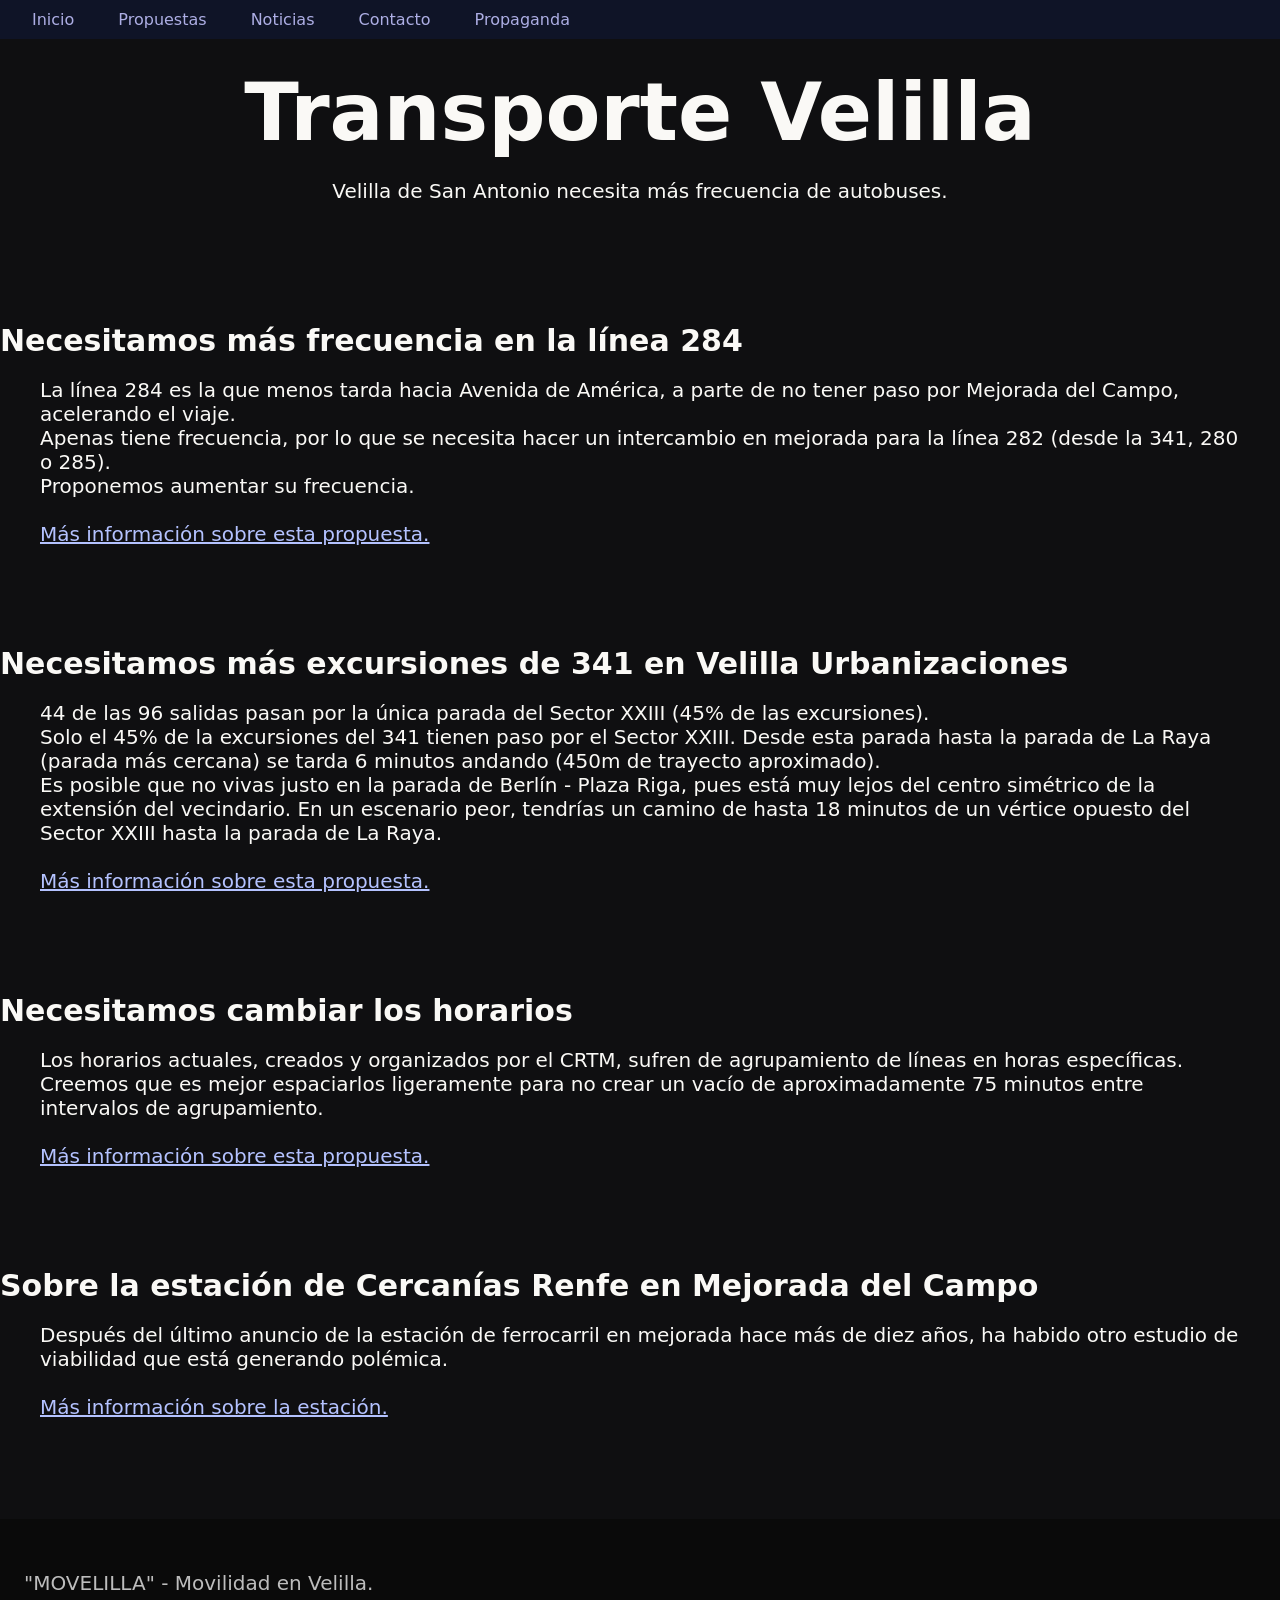
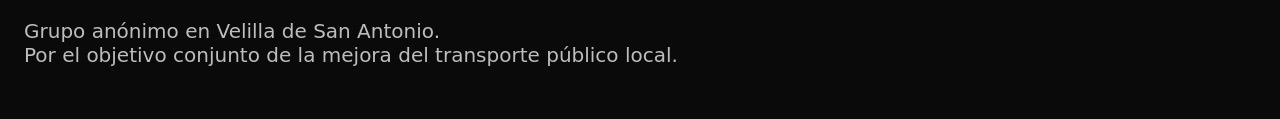
<file: index.html>
<!DOCTYPE html>
<head>
    <title>Transporte Velilla</title>
    <link rel="stylesheet" href="styles.css">
    <meta name="viewport" content="width=device-width, initial-scale=1.0">
</head>


<nav class="navbar">
    <ul class="navbar-links">
        <li><a href="../">Inicio</a></li>
        <li><a href="propuestas/">Propuestas</a></li>
        <li><a href="noticias/">Noticias</a></li>
        <li><a href="contacto/">Contacto</a></li>
        <li><a href="publicidad/">Propaganda</a></li>
    </ul>
</nav>

<section id="intro">
<div class="intro">
    <h1>Transporte Velilla</h1>
    <p>Velilla de San Antonio necesita más frecuencia de autobuses.</p>
</div>
</section>

<div class="space">
</div>




<div class="content-title">
    <h3>Necesitamos más frecuencia en la línea 284</h3>
</div>

<div class="content">
    <p>La línea 284 es la que menos tarda hacia Avenida de América, a parte de no tener paso por Mejorada del Campo, acelerando el viaje.<br>
        Apenas tiene frecuencia, por lo que se necesita hacer un intercambio en mejorada para la línea 282 (desde la 341, 280 o 285).<br>
        Proponemos aumentar su frecuencia.
        <br>
        <br>
        <a href="sobre-el-284/">Más información sobre esta propuesta.</a>
    </p>
</div>


<div class="space">
</div>

<div class="content-title">
    <h3>Necesitamos más excursiones de 341 en Velilla Urbanizaciones</h3>
</div>

<div class="content">
    <p>44 de las 96 salidas pasan por la única parada del Sector XXIII (45% de las excursiones). <br>
        Solo el 45% de la excursiones del 341 tienen paso por el Sector XXIII.
        Desde esta parada hasta la parada de La Raya (parada más cercana) se tarda 6 minutos andando (450m de trayecto aproximado). <br>
        Es posible que no vivas justo en la parada de Berlín - Plaza Riga, pues está muy lejos del centro simétrico de la extensión del vecindario. En un escenario peor, tendrías un camino de hasta
        18 minutos de un vértice opuesto del Sector XXIII hasta la parada de La Raya.
        <br>
        <br>
        <a href="sobre-el-341/">Más información sobre esta propuesta.</a>
    </p>
</div>



<div class="space">
</div>

<div class="content-title">
    <h3>Necesitamos cambiar los horarios</h3>
</div>

<div class="content">
    <p>Los horarios actuales, creados y organizados por el CRTM, sufren de agrupamiento de líneas en horas específicas. Creemos que es mejor espaciarlos ligeramente para no crear un vacío de
        aproximadamente 75 minutos entre intervalos de agrupamiento.
        <br>
        <br>
        <a href="sobre-los-horarios/">Más información sobre esta propuesta.</a>
    </p>
</div>




<div class="space">
</div>

<div class="content-title">
    <h3>Sobre la estación de Cercanías Renfe en Mejorada del Campo</h3>
</div>

<div class="content">
    <p>Después del último anuncio de la estación de ferrocarril en mejorada hace más de diez años, ha habido otro estudio de viabilidad que está generando polémica.
        <br>
        <br>
        <a href="sobre-la-estacion/">Más información sobre la estación.</a>
    </p>
</div>



<div class="space">
</div>

<footer>
    <div class="content-title-2">
        <p>
            "MOVELILLA" - Movilidad en Velilla.<br><br>
            Grupo anónimo en Velilla de San Antonio.
            <br>Por el objetivo conjunto de la mejora del transporte público local.
        </p>
    </div>
</footer>
</file>
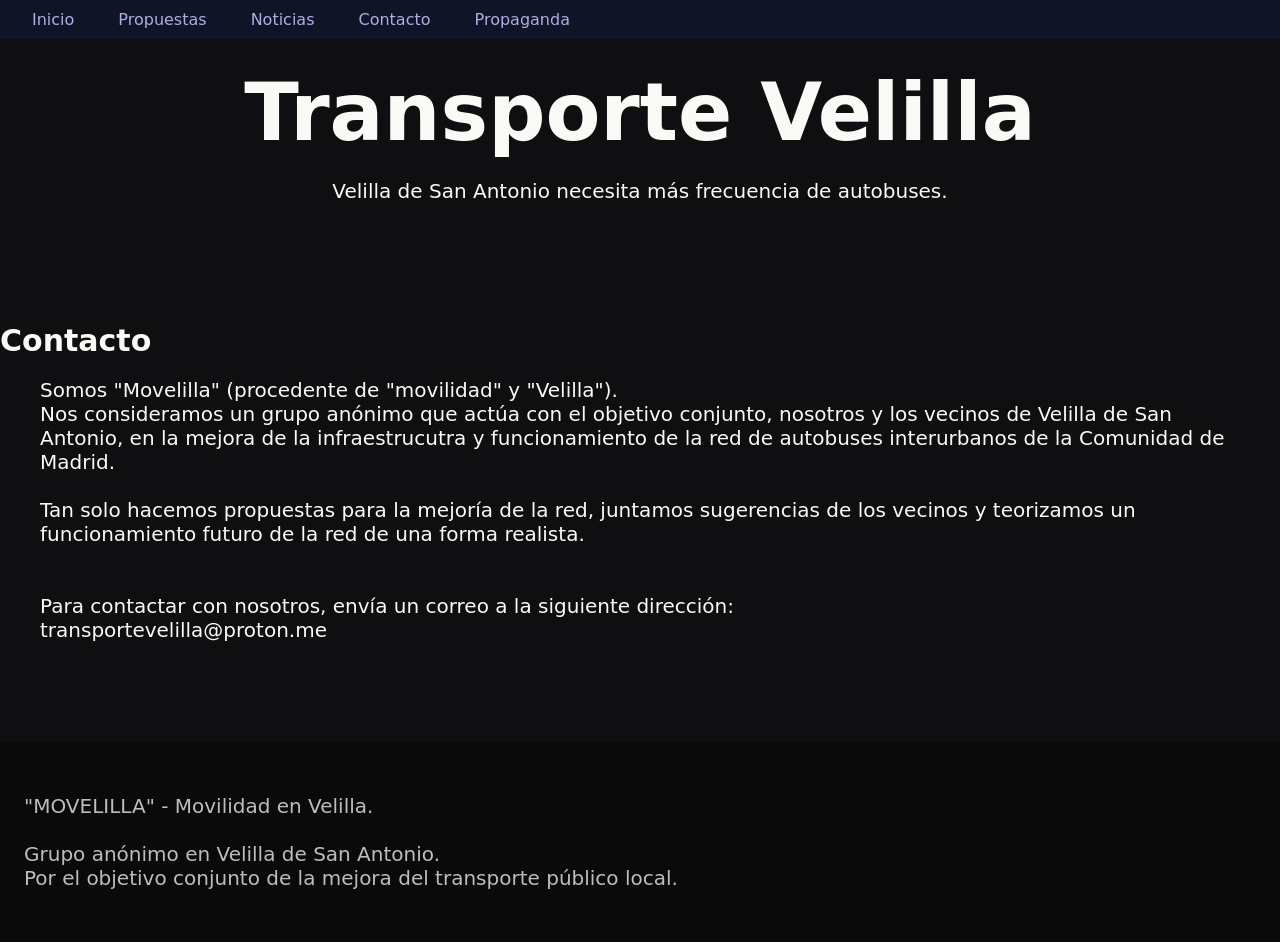
<file: contacto/index.html>
<!DOCTYPE html>
<head>
    <title>Contacto</title>
    <link rel="stylesheet" href="../styles.css">
    <meta name="viewport" content="width=device-width, initial-scale=1.0">
</head>


<nav class="navbar">
    <ul class="navbar-links">
        <li><a href="../">Inicio</a></li>
        <li><a href="../propuestas/">Propuestas</a></li>
        <li><a href="../noticias/">Noticias</a></li>
        <li><a href="../contacto/">Contacto</a></li>
        <li><a href="../publicidad/">Propaganda</a></li>
    </ul>
</nav>

<section id="intro">
<div class="intro">
    <h1>Transporte Velilla</h1>
    <p>Velilla de San Antonio necesita más frecuencia de autobuses.</p>
</div>
</section>

<div class="space">
</div>



<div class="content-title">
    <h3>Contacto</h3>
</div>

<div class="content">
    <p>
        Somos "Movelilla" (procedente de "movilidad" y "Velilla").<br>
        Nos consideramos un grupo anónimo que actúa con el objetivo conjunto, nosotros y los vecinos de Velilla de San Antonio, en la
        mejora de la infraestrucutra y funcionamiento de la red de autobuses interurbanos de la Comunidad de Madrid.
        <br>
        <br>
        Tan solo hacemos propuestas para la mejoría de la red, juntamos sugerencias de los vecinos y teorizamos un funcionamiento
        futuro de la red de una forma realista.
        <br>
        <br>
        <br>
        Para contactar con nosotros, envía un correo a la siguiente dirección:<br>
        transportevelilla@proton.me
    </p>
</div>


<div class="space">
</div>





<div class="space">
</div>

<footer>
    <div class="content-title-2">
        <p>
            "MOVELILLA" - Movilidad en Velilla.<br><br>
            Grupo anónimo en Velilla de San Antonio.
            <br>Por el objetivo conjunto de la mejora del transporte público local.
        </p>
    </div>
</footer>
</file>
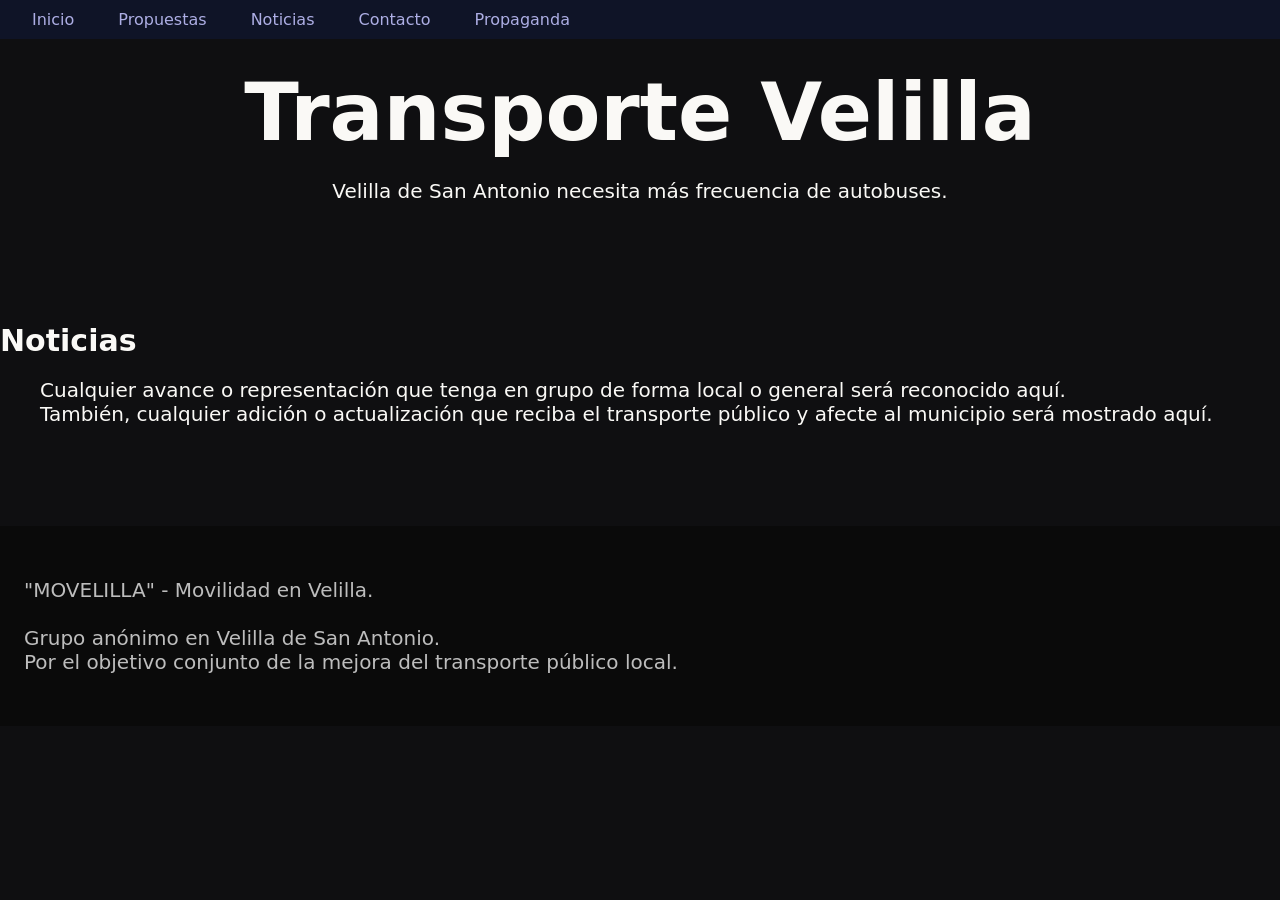
<file: noticias/index.html>
<!DOCTYPE html>
<head>
    <title>Noticias</title>
    <link rel="stylesheet" href="../styles.css">
    <meta name="viewport" content="width=device-width, initial-scale=1.0">
</head>


<nav class="navbar">
    <ul class="navbar-links">
        <li><a href="../">Inicio</a></li>
        <li><a href="../propuestas/">Propuestas</a></li>
        <li><a href="../noticias/">Noticias</a></li>
        <li><a href="../contacto/">Contacto</a></li>
        <li><a href="../publicidad/">Propaganda</a></li>
    </ul>
</nav>

<section id="intro">
<div class="intro">
    <h1>Transporte Velilla</h1>
    <p>Velilla de San Antonio necesita más frecuencia de autobuses.</p>
</div>
</section>

<div class="space">
</div>



<div class="content-title">
    <h3>Noticias</h3>
</div>

<div class="content">
    <p>Cualquier avance o representación que tenga en grupo de forma local o general será reconocido aquí. <br>
        También, cualquier adición o actualización que reciba el transporte público y afecte al municipio será mostrado aquí.
    </p>
</div>


<div class="space">
</div>





<div class="space">
</div>

<footer>
    <div class="content-title-2">
        <p>
            "MOVELILLA" - Movilidad en Velilla.<br><br>
            Grupo anónimo en Velilla de San Antonio.
            <br>Por el objetivo conjunto de la mejora del transporte público local.
        </p>
    </div>
</footer>
</file>
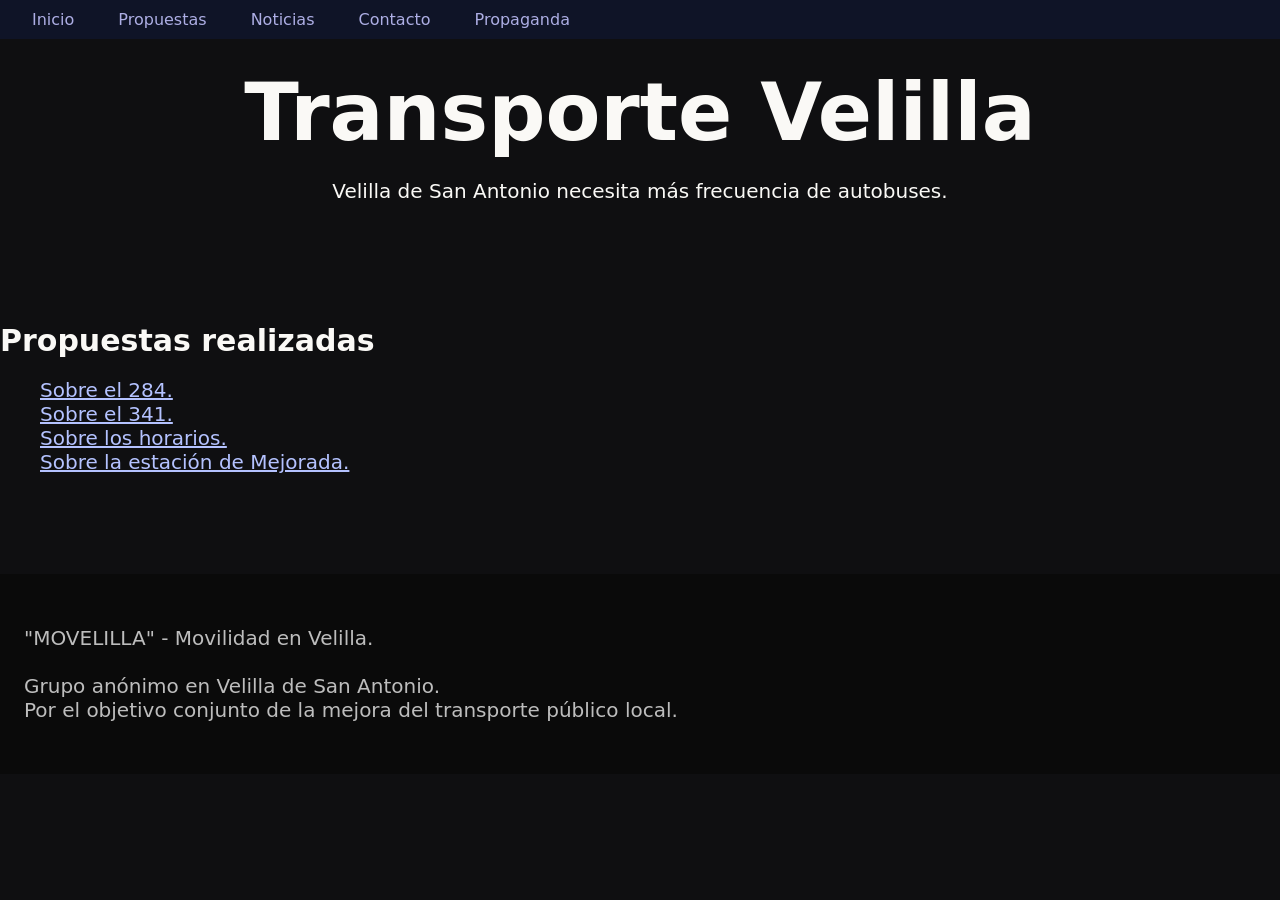
<file: propuestas/index.html>
<!DOCTYPE html>
<head>
    <title>Propuestas</title>
    <link rel="stylesheet" href="../styles.css">
    <meta name="viewport" content="width=device-width, initial-scale=1.0">
</head>


<nav class="navbar">
    <ul class="navbar-links">
        <li><a href="../">Inicio</a></li>
        <li><a href="../propuestas/">Propuestas</a></li>
        <li><a href="../noticias/">Noticias</a></li>
        <li><a href="../contacto/">Contacto</a></li>
        <li><a href="../publicidad/">Propaganda</a></li>
    </ul>
</nav>

<section id="intro">
<div class="intro">
    <h1>Transporte Velilla</h1>
    <p>Velilla de San Antonio necesita más frecuencia de autobuses.</p>
</div>
</section>

<div class="space">
</div>



<div class="content-title">
    <h3>Propuestas realizadas</h3>
</div>

<div class="content">
    <p>
        <a href="../sobre-el-284/">Sobre el 284.</a><br>
        <a href="../sobre-el-341/">Sobre el 341.</a><br>
        <a href="../sobre-los-horarios/">Sobre los horarios.</a><br>
        <a href="../sobre-la-estacion/">Sobre la estación de Mejorada.</a><br>
    </p>
</div>


<div class="space">
</div>





<div class="space">
</div>

<footer>
    <div class="content-title-2">
        <p>
            "MOVELILLA" - Movilidad en Velilla.<br><br>
            Grupo anónimo en Velilla de San Antonio.
            <br>Por el objetivo conjunto de la mejora del transporte público local.
        </p>
    </div>
</footer>
</file>
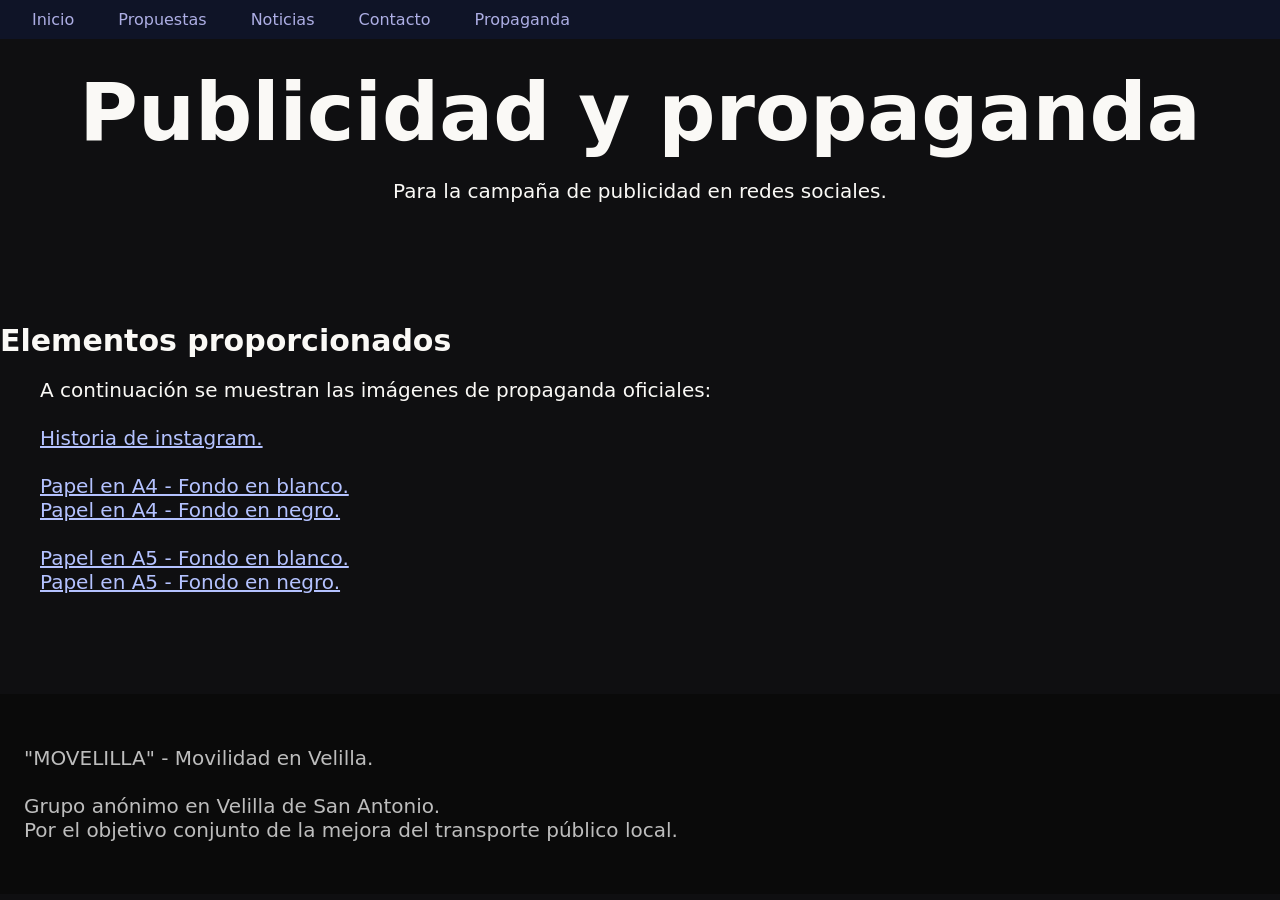
<file: publicidad/index.html>
<!DOCTYPE html>
<head>
    <title>Publicidad y propaganda</title>
    <link rel="stylesheet" href="../styles.css">
    <meta name="viewport" content="width=device-width, initial-scale=1.0">
</head>


<nav class="navbar">
    <ul class="navbar-links">
        <li><a href="../">Inicio</a></li>
        <li><a href="../propuestas/">Propuestas</a></li>
        <li><a href="../noticias/">Noticias</a></li>
        <li><a href="../contacto/">Contacto</a></li>
        <li><a href="../publicidad/">Propaganda</a></li>
    </ul>
</nav>
<section id="intro">
<div class="intro">
    <h1>Publicidad y propaganda</h1>
    <p>Para la campaña de publicidad en redes sociales.</p>
</div>
</section>

<div class="space">
</div>



<div class="content-title">
    <h3>Elementos proporcionados</h3>
</div>

<div class="content">
    <p>A continuación se muestran las imágenes de propaganda oficiales:<br><br>
        <a href="../assets/publicidad_instagram.png">Historia de instagram.</a><br>
        <br>
        <a href="../assets/a4_blanco.pdf">Papel en A4 - Fondo en blanco.</a><br>
        <a href="../assets/a4_negro.pdf">Papel en A4 - Fondo en negro.</a><br>
        <br>
        <a href="../assets/a5_blanco.pdf">Papel en A5 - Fondo en blanco.</a><br>
        <a href="../assets/a5_negro.pdf">Papel en A5 - Fondo en negro.</a><br>
    </p>
</div>


<div class="space">
</div>





<div class="space">
</div>

<footer>
    <div class="content-title-2">
        <p>
            "MOVELILLA" - Movilidad en Velilla.<br><br>
            Grupo anónimo en Velilla de San Antonio.
            <br>Por el objetivo conjunto de la mejora del transporte público local.
        </p>
    </div>
</footer>
</file>
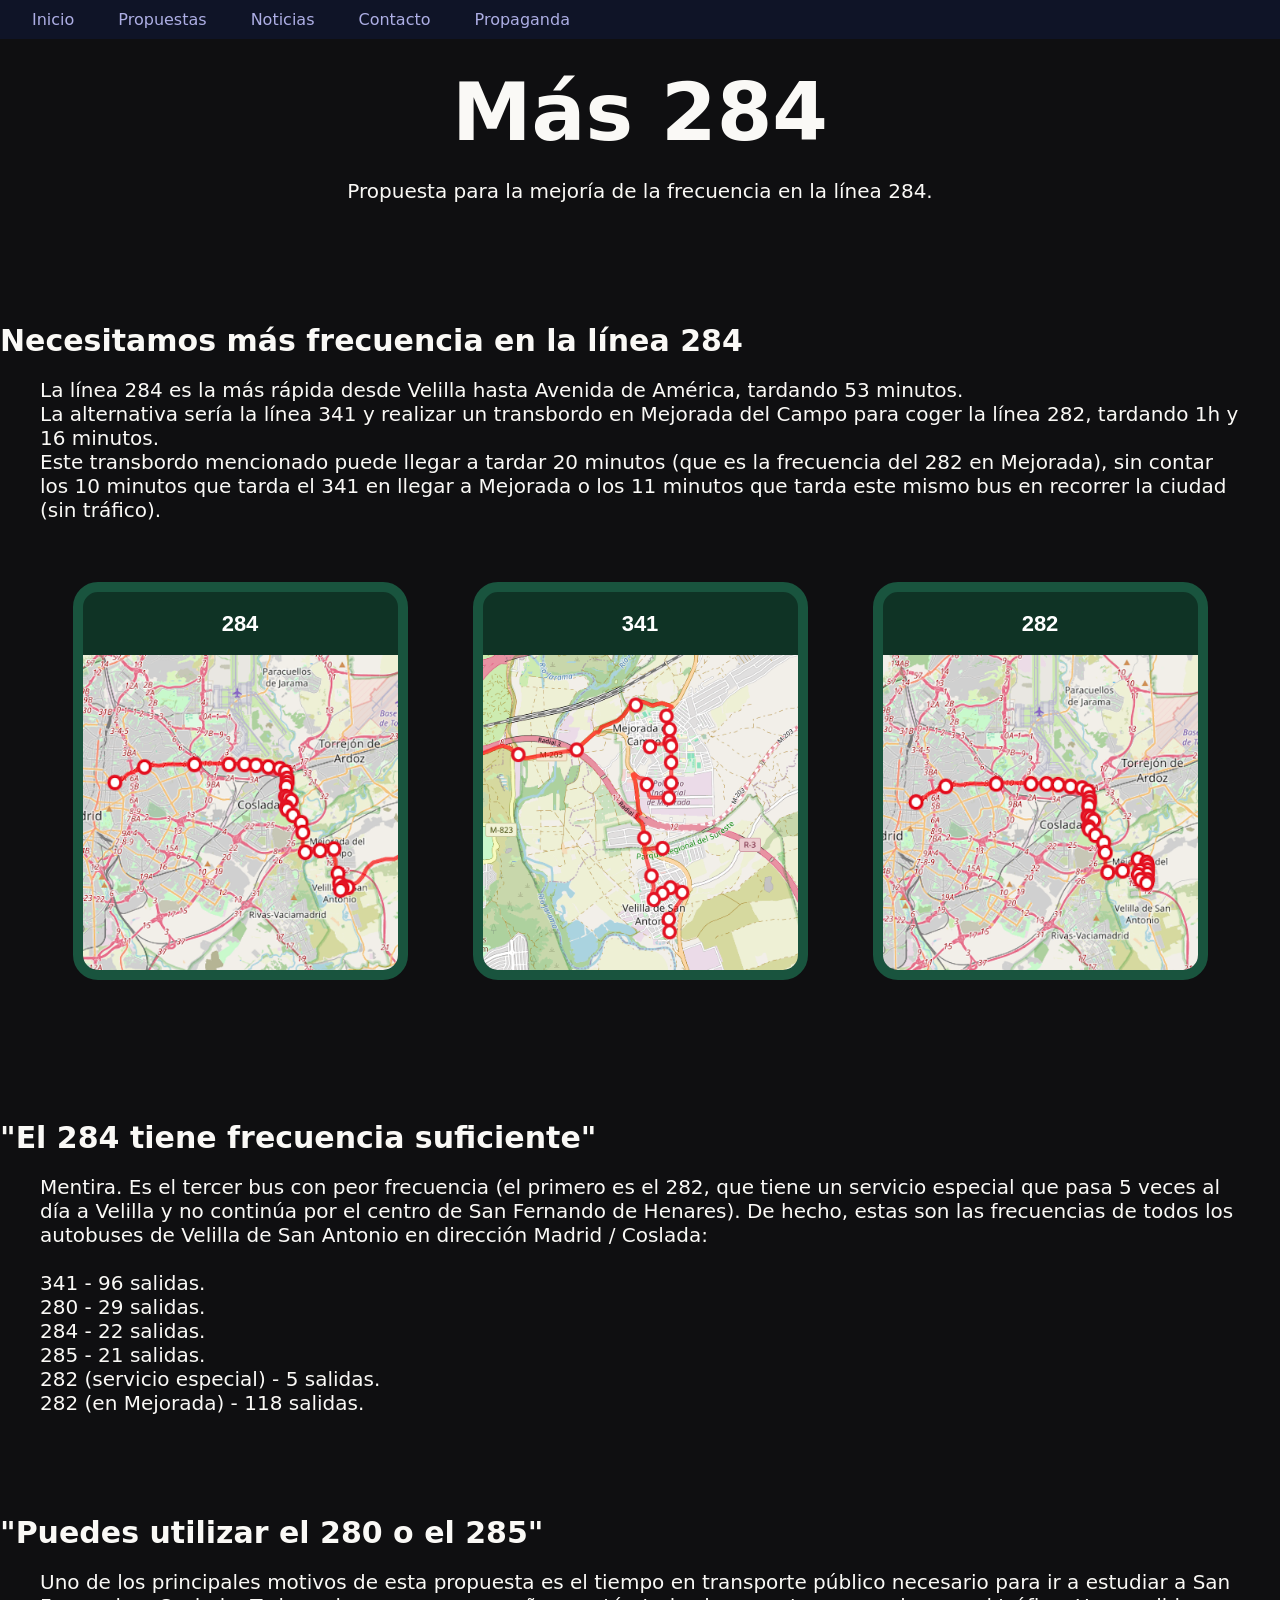
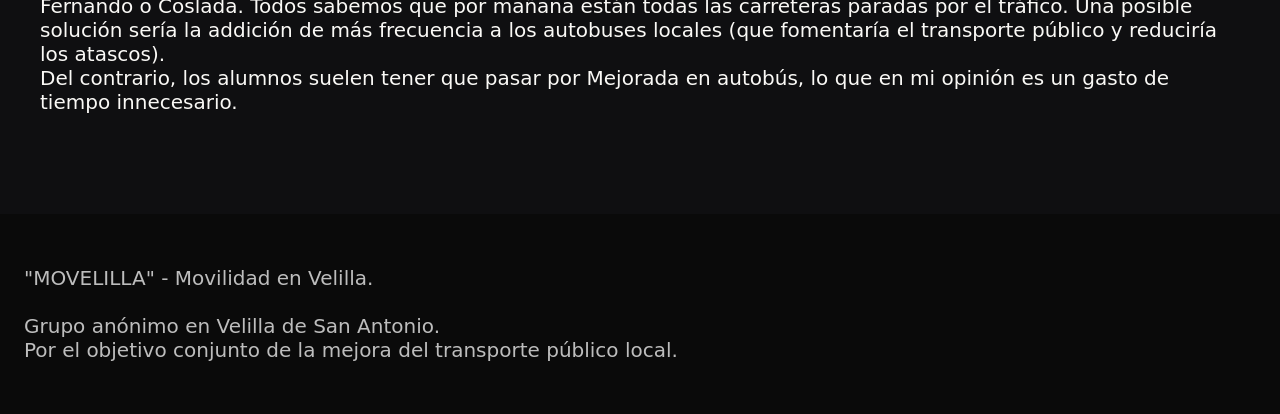
<file: sobre-el-284/index.html>
<!DOCTYPE html>
<head>
    <title>Propuesta sobre el 284</title>
    <link rel="stylesheet" href="../styles.css">
    <meta name="viewport" content="width=device-width, initial-scale=1.0">
</head>


<nav class="navbar">
    <ul class="navbar-links">
        <li><a href="../">Inicio</a></li>
        <li><a href="../propuestas/">Propuestas</a></li>
        <li><a href="../noticias/">Noticias</a></li>
        <li><a href="../contacto/">Contacto</a></li>
        <li><a href="../publicidad/">Propaganda</a></li>
    </ul>
</nav>

<section id="intro">
<div class="intro">
    <h1>Más 284</h1>
    <p>Propuesta para la mejoría de la frecuencia en la línea 284.</p>
</div>
</section>

<div class="space">
</div>



<div class="content-title">
    <h3>Necesitamos más frecuencia en la línea 284</h3>
</div>

<div class="content">
    <p>La línea 284 es la más rápida desde Velilla hasta Avenida de América, tardando 53 minutos. <br>
        La alternativa sería la línea 341 y realizar un transbordo en Mejorada del Campo para coger la línea 282, tardando 1h y 16 minutos. <br>
        Este transbordo mencionado puede llegar a tardar 20 minutos (que es la frecuencia del 282 en Mejorada), sin contar los 10 minutos que tarda el 341 en llegar a Mejorada o los 11 minutos que tarda este mismo bus en recorrer la ciudad (sin tráfico).
    </p>
</div>

<div class="block-container">
    <div class="block">
        <div class="block-title">284</div>
        <img src="../assets/284_av_america.png" class="block-img">
    </div>

    <div class="block">
        <div class="block-title">341</div>
        <img src="../assets/341_mejorada_velilla.png" class="block-img">
    </div>

    <div class="block">
        <div class="block-title">282</div>
        <img src="../assets/282_av_america.png" class="block-img">
    </div>
</div>



<div class="space">
</div>

<div class="content-title">
    <h3>"El 284 tiene frecuencia suficiente"</h3>
</div>

<div class="content">
    <p>Mentira. Es el tercer bus con peor frecuencia (el primero es el 282, que tiene un servicio especial que pasa 5 veces al día a Velilla y no continúa por el centro de San Fernando de Henares).
        De hecho, estas son las frecuencias de todos los autobuses de Velilla de San Antonio en dirección Madrid / Coslada:
        <br><br>
        341 - 96 salidas. <br>
        280 - 29 salidas. <br>
        284 - 22 salidas. <br>
        285 - 21 salidas. <br>
        282 (servicio especial) - 5 salidas. <br>
        282 (en Mejorada) - 118 salidas.
    </p>
</div>


<div class="space">
</div>

<div class="content-title">
    <h3>"Puedes utilizar el 280 o el 285"</h3>
</div>

<div class="content">
    <p>Uno de los principales motivos de esta propuesta es el tiempo en transporte público necesario para ir a estudiar a San Fernando o Coslada. Todos sabemos que por mañana están todas las
        carreteras paradas por el tráfico. Una posible solución sería la addición de más frecuencia a los autobuses locales (que fomentaría el transporte público y reduciría los atascos).
        <br>Del contrario, los alumnos suelen tener que pasar por Mejorada en autobús, lo que en mi opinión es un gasto de tiempo innecesario.
    </p>
</div>


<div class="space">
</div>





<div class="space">
</div>

<footer>
    <div class="content-title-2">
        <p>
            "MOVELILLA" - Movilidad en Velilla.<br><br>
            Grupo anónimo en Velilla de San Antonio.
            <br>Por el objetivo conjunto de la mejora del transporte público local.
        </p>
    </div>
</footer>
</file>
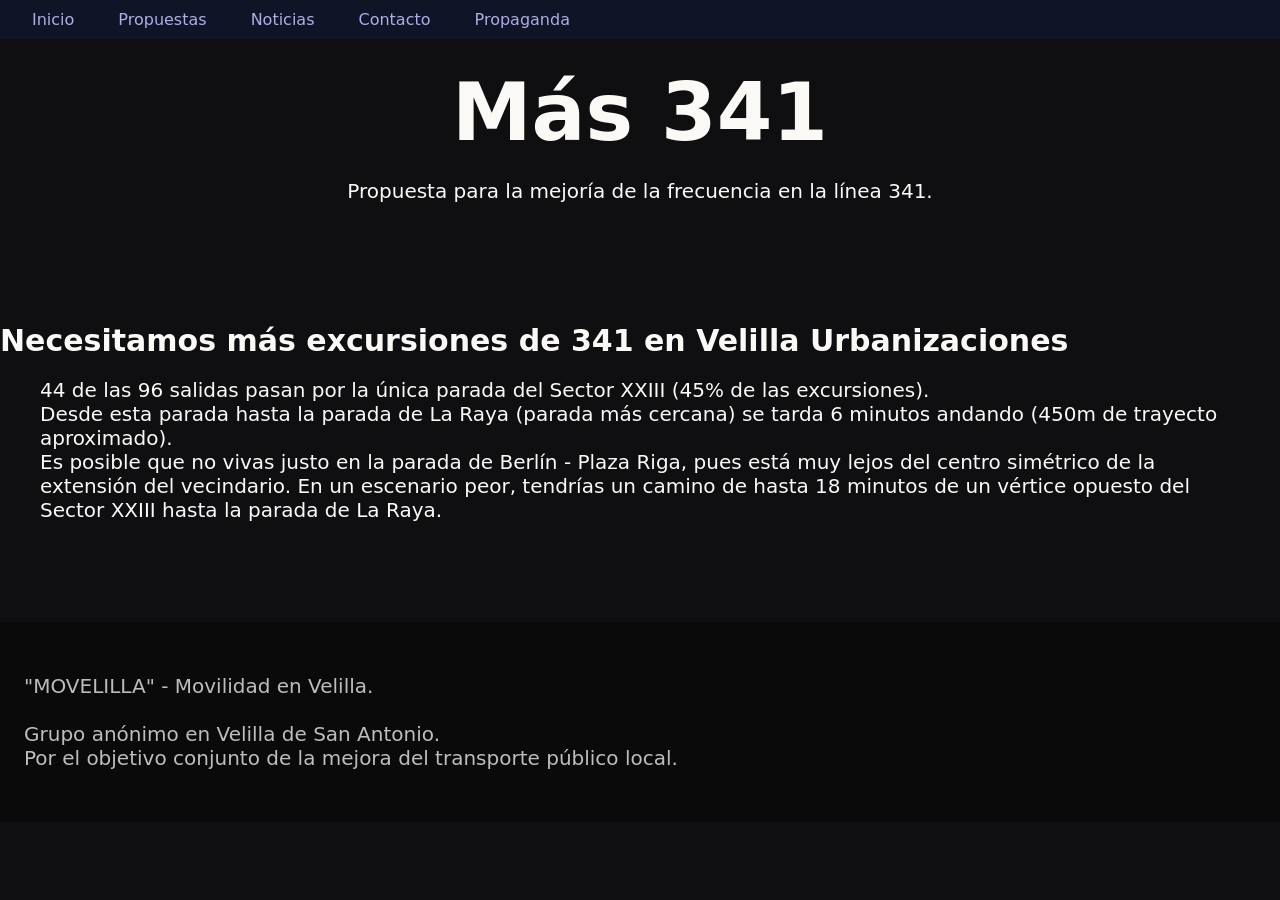
<file: sobre-el-341/index.html>
<!DOCTYPE html>
<head>
    <title>Propuesta sobre el 341</title>
    <link rel="stylesheet" href="../styles.css">
    <meta name="viewport" content="width=device-width, initial-scale=1.0">
</head>


<nav class="navbar">
    <ul class="navbar-links">
        <li><a href="../">Inicio</a></li>
        <li><a href="../propuestas/">Propuestas</a></li>
        <li><a href="../noticias/">Noticias</a></li>
        <li><a href="../contacto/">Contacto</a></li>
        <li><a href="../publicidad/">Propaganda</a></li>
    </ul>
</nav>
<section id="intro">
<div class="intro">
    <h1>Más 341</h1>
    <p>Propuesta para la mejoría de la frecuencia en la línea 341.</p>
</div>
</section>

<div class="space">
</div>



<div class="content-title">
    <h3>Necesitamos más excursiones de 341 en Velilla Urbanizaciones</h3>
</div>

<div class="content">
    <p>44 de las 96 salidas pasan por la única parada del Sector XXIII (45% de las excursiones). <br>
        Desde esta parada hasta la parada de La Raya (parada más cercana) se tarda 6 minutos andando (450m de trayecto aproximado). <br>
        Es posible que no vivas justo en la parada de Berlín - Plaza Riga, pues está muy lejos del centro simétrico de la extensión del vecindario. En un escenario peor, tendrías un camino de hasta
        18 minutos de un vértice opuesto del Sector XXIII hasta la parada de La Raya.
    </p>
</div>


<div class="space">
</div>





<div class="space">
</div>

<footer>
    <div class="content-title-2">
        <p>
            "MOVELILLA" - Movilidad en Velilla.<br><br>
            Grupo anónimo en Velilla de San Antonio.
            <br>Por el objetivo conjunto de la mejora del transporte público local.
        </p>
    </div>
</footer>
</file>
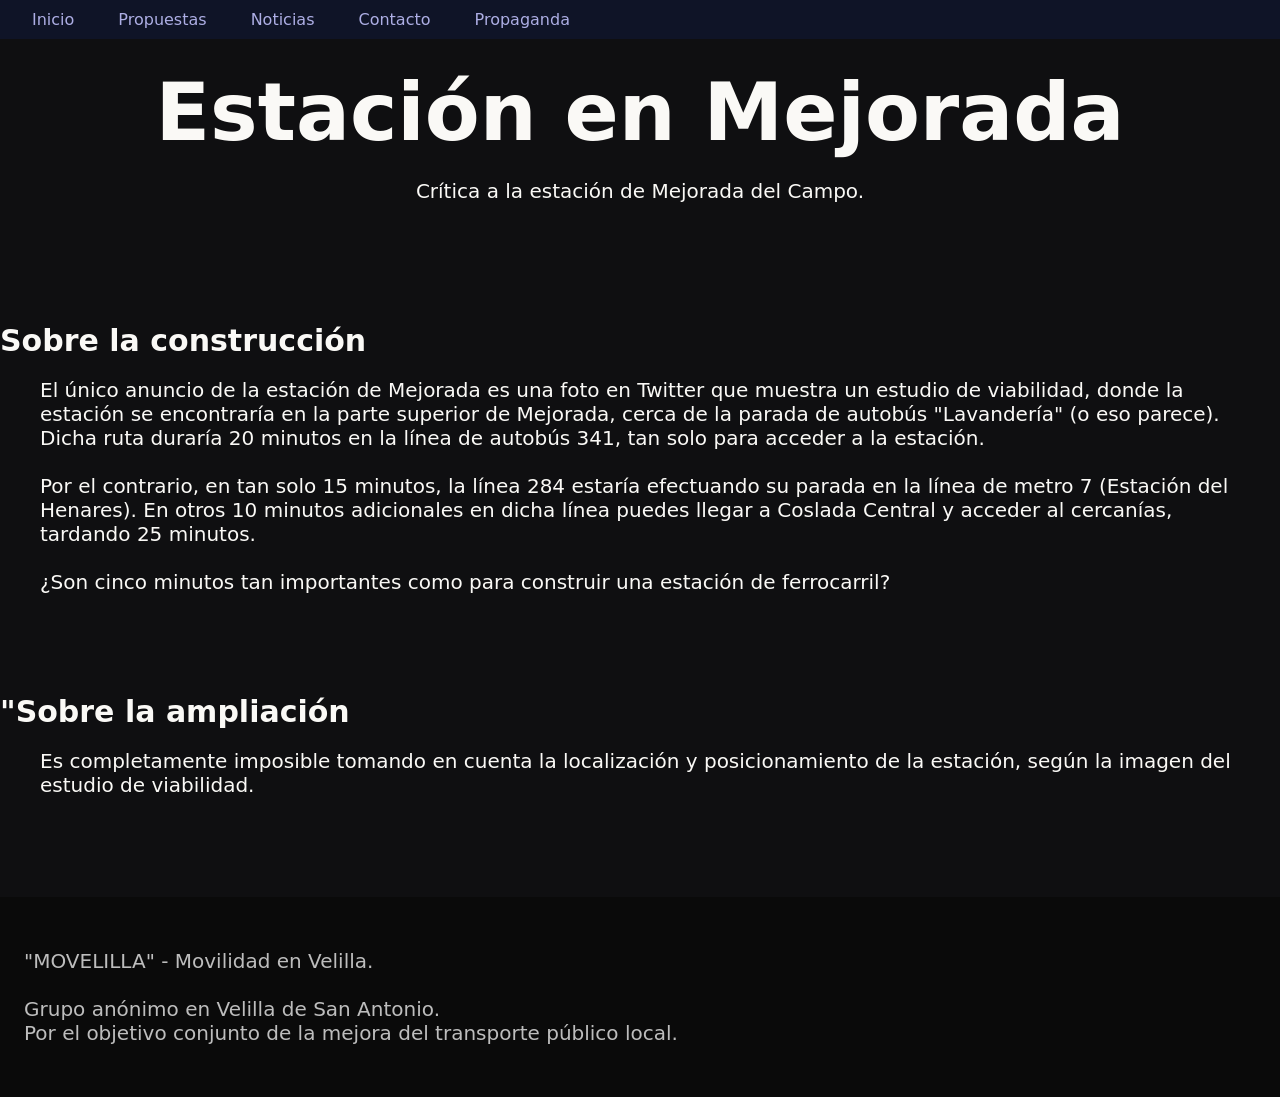
<file: sobre-la-estacion/index.html>
<!DOCTYPE html>
<head>
    <title>Sobre la estación</title>
    <link rel="stylesheet" href="../styles.css">
    <meta name="viewport" content="width=device-width, initial-scale=1.0">
</head>


<nav class="navbar">
    <ul class="navbar-links">
        <li><a href="../">Inicio</a></li>
        <li><a href="../propuestas/">Propuestas</a></li>
        <li><a href="../noticias/">Noticias</a></li>
        <li><a href="../contacto/">Contacto</a></li>
        <li><a href="../publicidad/">Propaganda</a></li>
    </ul>
</nav>

<section id="intro">
<div class="intro">
    <h1>Estación en Mejorada</h1>
    <p>Crítica a la estación de Mejorada del Campo.</p>
</div>
</section>

<div class="space">
</div>



<div class="content-title">
    <h3>Sobre la construcción</h3>
</div>

<div class="content">
    <p>El único anuncio de la estación de Mejorada es una foto en Twitter que muestra un estudio de viabilidad, donde la estación se encontraría en la parte superior de Mejorada, cerca de la parada
        de autobús "Lavandería" (o eso parece). Dicha ruta duraría 20 minutos en la línea de autobús 341, tan solo para acceder a la estación.
        <br><br>Por el contrario, en tan solo 15 minutos, la línea 284 estaría efectuando su parada en la línea de metro 7 (Estación del Henares). En otros 10 minutos adicionales en dicha línea puedes
        llegar a Coslada Central y acceder al cercanías, tardando 25 minutos.
        <br><br>¿Son cinco minutos tan importantes como para construir una estación de ferrocarril?
    </p>
</div>


<div class="space">
</div>

<div class="content-title">
    <h3>"Sobre la ampliación</h3>
</div>

<div class="content">
    <p>Es completamente imposible tomando en cuenta la localización y posicionamiento de la estación, según la imagen del estudio de viabilidad.
    </p>
</div>





<div class="space">
</div>

<footer>
    <div class="content-title-2">
        <p>
            "MOVELILLA" - Movilidad en Velilla.<br><br>
            Grupo anónimo en Velilla de San Antonio.
            <br>Por el objetivo conjunto de la mejora del transporte público local.
        </p>
    </div>
</footer>
</file>
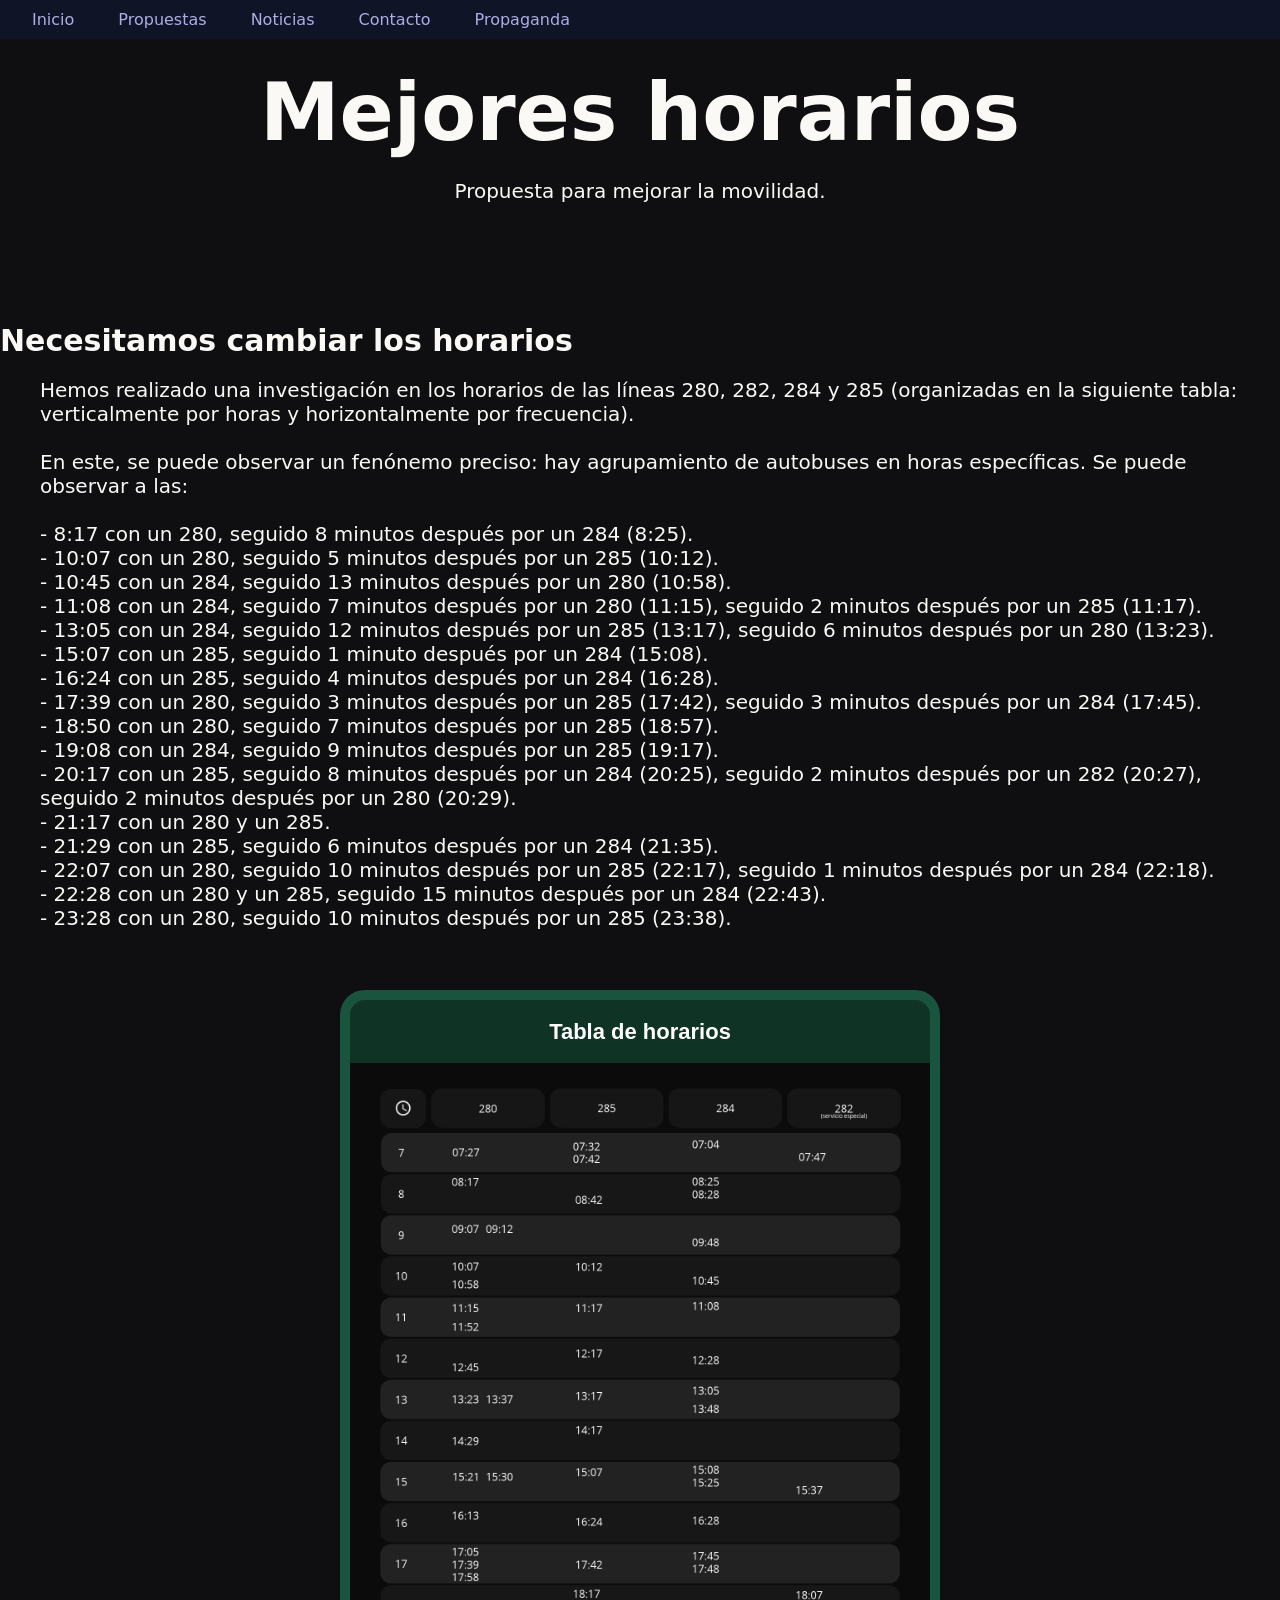
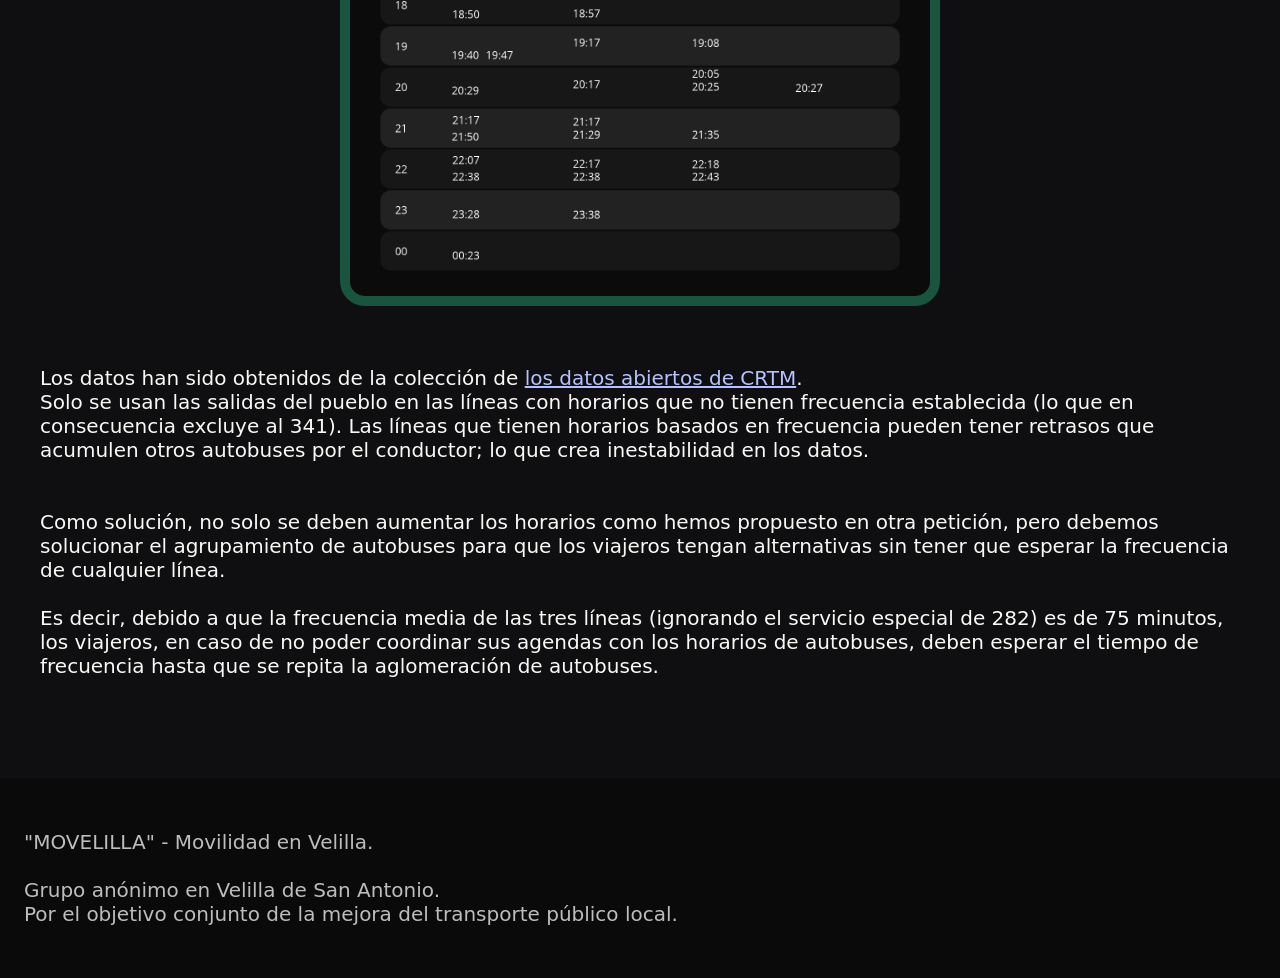
<file: sobre-los-horarios/index.html>
<!DOCTYPE html>
<head>
    <title>Propuesta para mejorar los horarios</title>
    <link rel="stylesheet" href="../styles.css">
    <meta name="viewport" content="width=device-width, initial-scale=1.0">
</head>


<nav class="navbar">
    <ul class="navbar-links">
        <li><a href="../">Inicio</a></li>
        <li><a href="../propuestas/">Propuestas</a></li>
        <li><a href="../noticias/">Noticias</a></li>
        <li><a href="../contacto/">Contacto</a></li>
        <li><a href="../publicidad/">Propaganda</a></li>
    </ul>
</nav>
<section id="intro">
<div class="intro">
    <h1>Mejores horarios</h1>
    <p>Propuesta para mejorar la movilidad.</p>
</div>
</section>

<div class="space">
</div>



<div class="content-title">
    <h3>Necesitamos cambiar los horarios</h3>
</div>

<div class="content">
    <p>Hemos realizado una investigación en los horarios de las líneas 280, 282, 284 y 285 (organizadas en la siguiente tabla: verticalmente por horas y horizontalmente por frecuencia).<br><br>
        En este, se puede observar un fenónemo preciso: hay agrupamiento de autobuses en horas específicas. Se puede observar a las: <br><br>
        - 8:17 con un 280, seguido 8 minutos después por un 284 (8:25).<br>
        - 10:07 con un 280, seguido 5 minutos después por un 285 (10:12).<br>
        - 10:45 con un 284, seguido 13 minutos después por un 280 (10:58).<br>
        - 11:08 con un 284, seguido 7 minutos después por un 280 (11:15), seguido 2 minutos después por un 285 (11:17).<br>
        - 13:05 con un 284, seguido 12 minutos después por un 285 (13:17), seguido 6 minutos después por un 280 (13:23).<br>
        - 15:07 con un 285, seguido 1 minuto después por un 284 (15:08).<br>
        - 16:24 con un 285, seguido 4 minutos después por un 284 (16:28).<br>
        - 17:39 con un 280, seguido 3 minutos después por un 285 (17:42), seguido 3 minutos después por un 284 (17:45).<br>
        - 18:50 con un 280, seguido 7 minutos después por un 285 (18:57).<br>
        - 19:08 con un 284, seguido 9 minutos después por un 285 (19:17).<br>
        - 20:17 con un 285, seguido 8 minutos después por un 284 (20:25), seguido 2 minutos después por un 282 (20:27), seguido 2 minutos después por un 280 (20:29).<br>
        - 21:17 con un 280 y un 285.<br>
        - 21:29 con un 285, seguido 6 minutos después por un 284 (21:35).<br>
        - 22:07 con un 280, seguido 10 minutos después por un 285 (22:17), seguido 1 minutos después por un 284 (22:18).<br>
        - 22:28 con un 280 y un 285, seguido 15 minutos después por un 284 (22:43).<br>
        - 23:28 con un 280, seguido 10 minutos después por un 285 (23:38).<br>
    </p>
</div>

<div class="block-container">
    <div class="block-big">
        <div class="block-title">Tabla de horarios</div>
        <img src="../assets/horario_comparar.png" class="block-img">
    </div>
</div>

<div class="content">
    <p>
        Los datos han sido obtenidos de la colección de 
        <a href="https://data-crtm.opendata.arcgis.com/datasets/885399f83408473c8d815e40c5e702b7/about">los datos abiertos de CRTM</a>.<br>
        Solo se usan las salidas del pueblo en las líneas con horarios que no tienen frecuencia establecida (lo que en consecuencia excluye al 341). Las líneas que tienen horarios
        basados en frecuencia pueden tener retrasos que acumulen otros autobuses por el conductor; lo que crea inestabilidad en los datos.
        <br><br><br>
        Como solución, no solo se deben aumentar los horarios como hemos propuesto en 
        otra petición, pero debemos solucionar el agrupamiento de autobuses para que
        los viajeros tengan alternativas sin tener que esperar la frecuencia de cualquier
        línea.<br><br>
        Es decir, debido a que la frecuencia media de las tres líneas (ignorando el
        servicio especial de 282) es de 75 minutos, los viajeros, en caso de no poder
        coordinar sus agendas con los horarios de autobuses, deben esperar el tiempo
        de frecuencia hasta que se repita la aglomeración de autobuses.
    </p>
</div>



<div class="space">
</div>





<div class="space">
</div>

<footer>
    <div class="content-title-2">
        <p>
            "MOVELILLA" - Movilidad en Velilla.<br><br>
            Grupo anónimo en Velilla de San Antonio.
            <br>Por el objetivo conjunto de la mejora del transporte público local.
        </p>
    </div>
</footer>
</file>
<file: styles.css>
.navbar {
    background-color: #0f1427;
    display: flex;
    justify-content: space-between;
    align-items: center;
    padding: 10px 20px;
    position: fixed;
    top: 0;
    width: 100%;
    box-sizing: border-box;
    z-index: 100;
}

.navbar-links {
    list-style: none;
    margin: 0;
    padding: 0;
    display: flex;
    gap: 20px;
}

.navbar-links a {
    color: #adaee4;
    text-decoration: none;
    font-size: 16px;
    padding: 8px 12px;
    border-radius: 4px;
}

footer {
    color: #bdbdbd;
    background-color: #0a0a0a;
}

body {
    background-color: #0f0f11;
    color: #FAF9F6;
    margin: 0;
    font-family: 'Inter', system-ui, -apple-system, sans-serif;
}

h1 {
    font-size: 80px;
    margin-bottom: 0;
}
h2 {
    font-size: 40px;
    margin-bottom: 0;
}
h3 {
    font-size: 30px;
    margin-bottom: 0;
}

p {
    font-size: 20px;
}

.title a:link {
    color: #b4c2ff
}
.title a:visited {
    color: #5a59a0
}
.title a:hover {
    color: #a0ebee
}
.title a:active {
    color: #5a59a0
}

p a:link {
    color: #b4c2ff
}
p a:visited {
    color: #5a59a0
}
p a:hover {
    color: #a0ebee
}
p a:active {
    color: #5a59a0
}


.intro {
    display: flex;
    justify-content: center;
    align-items: center;
    flex-direction: column;
}

.title {
    margin-top: 0px;
    margin-left: 100px;
    margin-bottom: 0px;
}

.content-title {
    max-width: 1400px;
    margin: 0 auto;
    padding: 0.0 0.0;
    box-sizing: border-box;
}

.content-title-2 {
    max-width: 1400px;
    margin: 0 auto;
    padding: 2rem 1.5rem;
    box-sizing: border-box;
}

.space {
    max-width: 1200px;
    margin-bottom: 100px;
}

.content {
    max-width: 1200px;
    margin: 0 auto;
    padding: 0 0.0;
    box-sizing: border-box;
}



.block-container {
    max-width: 1200px;
    margin: 0 auto;
    display: flex;
    flex-direction: row;
    justify-content: center;
    align-items: center;
    gap: 0px;
    flex-wrap: wrap;
    padding: 20px;
}
.block {
    display: block;
    box-sizing: border-box;
    width: 90%;
    max-width: 335px;
    margin: 20px auto;
    padding: 0 0 0 0;
    background-color: #0F3325;
    color: #fff;
    border: 10px solid #19543E;
    border-radius: 25px;
    line-height: 30px;
    font-size: 16px;
    overflow: hidden;
}
.block-title {
    font-size: 22px;
    line-height: 1.5;
    text-align: center;
    font-family: sans-serif;
    font-weight: bold;
    padding: 15px 15px;
}
.block-img {
    width: 100%;
    height: auto;
    object-fit: contain;
    display: block;
    margin: 0 auto;
}



.block-big {
    display: block;
    box-sizing: border-box;
    width: 100%;
    max-width: 600px;
    margin: 20px auto;
    padding: 0 0 0 0;
    background-color: #0F3325;
    color: #fff;
    border: 10px solid #19543E;
    border-radius: 25px;
    line-height: 30px;
    font-size: 16px;
    overflow: hidden;
}



.block-small {
    display: block;
    box-sizing: border-box;
    width: 90%;
    max-width: 250px;
    margin: 20px auto;
    padding: 0 0 0 0;
    background-color: #0F3325;
    color: #fff;
    border: 10px solid #19543E;
    border-radius: 25px;
    line-height: 30px;
    font-size: 16px;
    overflow: hidden;
}
.block-title-small {
    font-size: 18px;
    line-height: 1.5;
    text-align: center;
    font-family: sans-serif;
    font-weight: bold;
    padding: 15px 15px;
}



.frecuencias-column {
    border: 20px solid #0a0a0a;
    border-radius: 35px;
    background-color: #0a0a0a;
    margin: 20px 20px;
    max-width: 220px;
    display: flex;
    justify-content: center;
    flex-direction: column;
    gap: 10px;
}









@media (max-width: 768px) {
    body {
        padding-top: 60px;
    }


    .navbar {
        padding: 10px 12px;
        align-items: flex-start;
        overflow-x: auto;
        white-space: nowrap;
    }

    .navbar-links {
        gap: 10px;
        display: flex;
        width: max-content;
        flex-wrap: nowrap;
    }

    .navbar-links a {
        font-size: 14px;
        padding: 6px 8px;
    }

    .title {
        margin: 0;
        padding: 0 16px;
        text-align: center;
    }





    p {
        font-size: 16px;
        line-height: 1.5;
    }
    h1 {
        font-size: clamp(36px, 10vw, 60px);
        overflow-wrap: anywhere;
    }
    h2 {
        font-size: clamp(26px, 7vw, 36px);
    }
    h3 {
        font-size: clamp(22px, 6vw, 28px);
    }



    
    .content,
    .content-title,
    .content-title-2,
    .intro,
    .space {
        width: 100%;
        max-width: 100%;
        padding-left: 16px;
        padding-right: 16px;
        box-sizing: border-box;
    }




    .block-container {
        padding: 10px;
        gap: 10px;
        grid-template-columns: repeat(2, 1fr);
        display: grid;
    }

    .block {
        width: 100%;
        max-width: 100%;
        margin: 10px auto;
        border-width: 6px;
        border-radius: 16px;
    }

    .block-title {
        font-size: 15px;
        padding: 12px 10px;
    }
}
</file>
